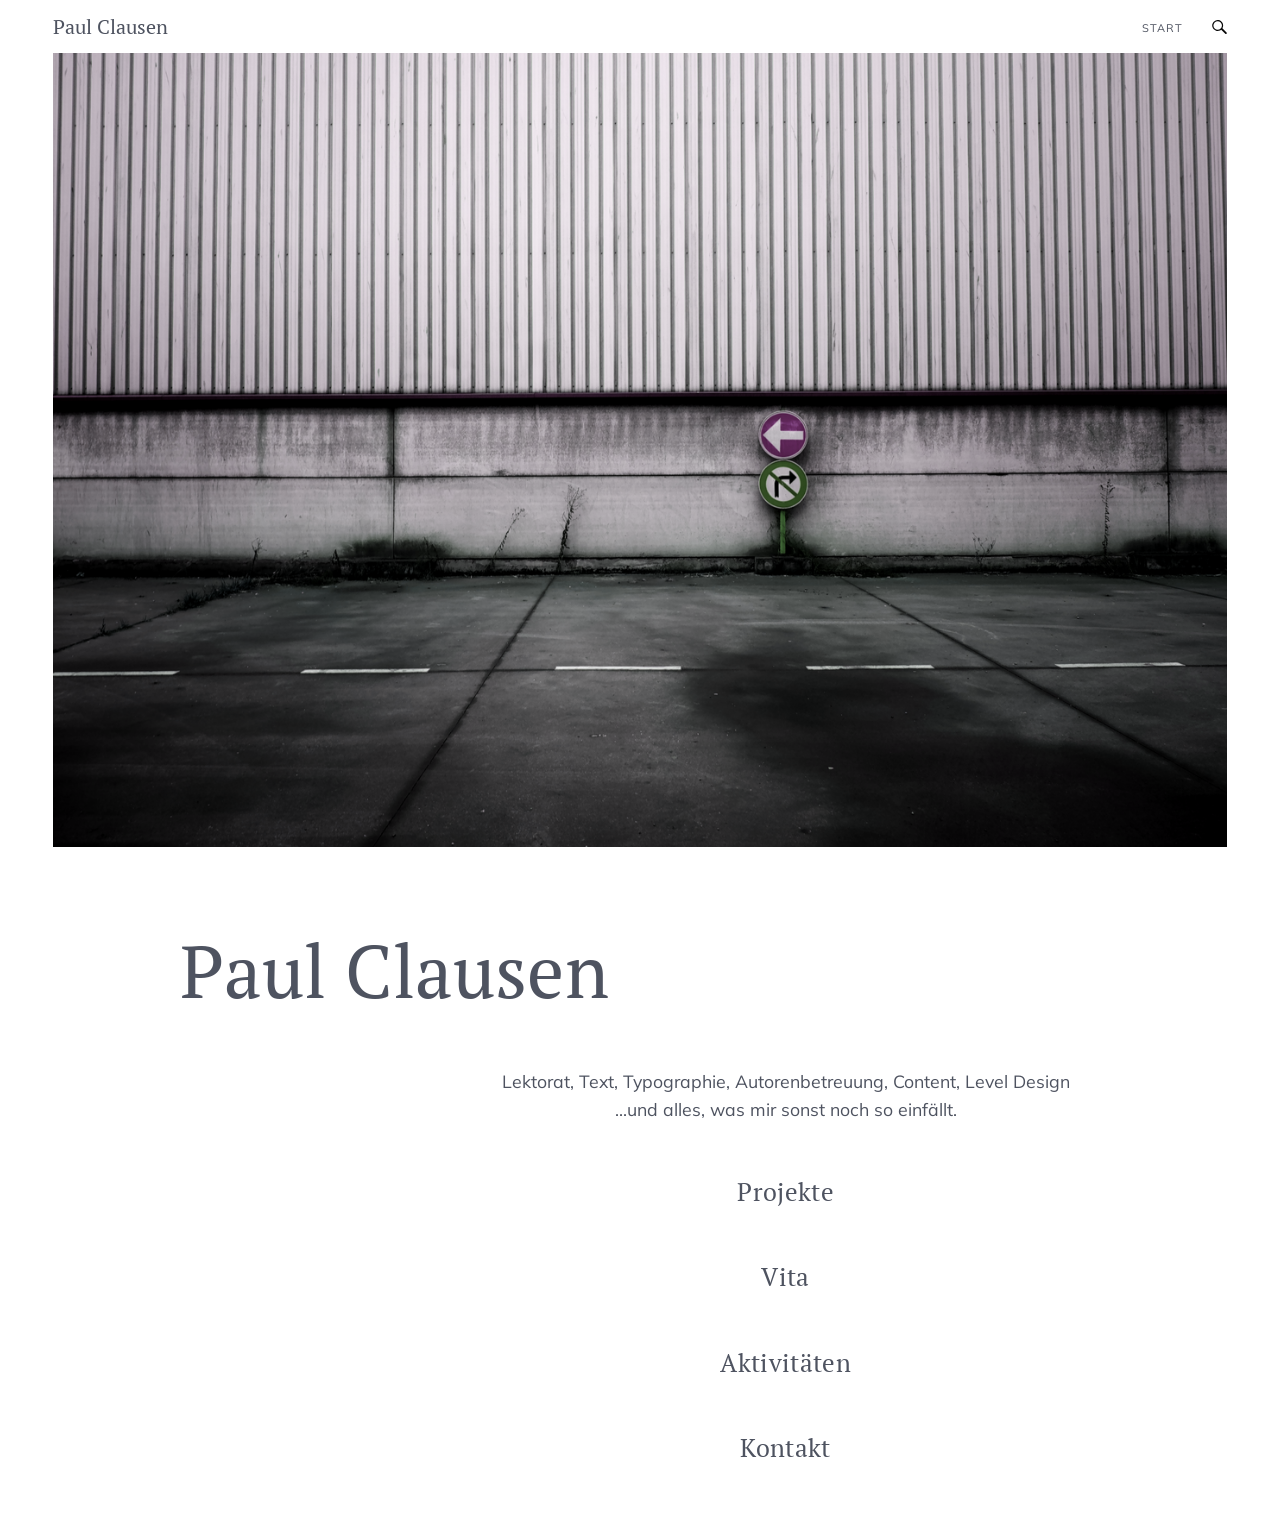
<file: index.html>
<!DOCTYPE html><html lang="de"><head><meta charset="utf-8"><meta http-equiv="X-UA-Compatible" content="IE=edge"><meta name="viewport" content="width=device-width,initial-scale=1"><title>Paul Clausen</title><meta name="generator" content="Publii Open-Source CMS for Static Site"><link rel="canonical" href="https://statecouncil.github.io/portfolio/"><link rel="alternate" type="application/atom+xml" href="https://statecouncil.github.io/portfolio/feed.xml"><link rel="alternate" type="application/json" href="https://statecouncil.github.io/portfolio/feed.json"><meta property="og:title" content="Paul Clausen"><meta property="og:site_name" content="Paul Clausen"><meta property="og:description" content=""><meta property="og:url" content="https://statecouncil.github.io/portfolio/"><meta property="og:type" content="website"><link rel="preconnect" href="https://fonts.gstatic.com/" crossorigin><link href="https://fonts.googleapis.com/css?family=PT+Serif:400,700%7CMuli:400,600&amp;display=swap" rel="stylesheet"><link rel="stylesheet" href="https://statecouncil.github.io/portfolio/assets/css/style.css?v=08fd05a33ed1f694038eb636de4b5ee0"><script type="application/ld+json">{"@context":"http://schema.org","@type":"Organization","name":"Paul Clausen","url":"https://statecouncil.github.io/portfolio/"}</script><script>window.addEventListener(
			        'load',
			        function load() {
				        window.removeEventListener('load', load, false);
				         document.body.classList.remove('js-loading');
			         },
			         false);</script><script async src="https://statecouncil.github.io/portfolio/assets/js/lazysizes.min.js?v=300b16f1c14e1537e6b064f464ab33b1"></script></head><body class="js-loading"><div class="container"><header class="js-top"><a class="logo" href="https://statecouncil.github.io/portfolio/">Paul Clausen</a><div class="top"><nav class="navbar js-navbar"><button class="navbar__toggle js-navbar__toggle" aria-expanded="false">Menu</button><ul class="navbar__menu"><li><a href="https://statecouncil.github.io/portfolio/paul-clausen/" target="_self">Start</a></li></ul></nav><div class="top__search"><form action="https://statecouncil.github.io/portfolio/search.html" class="search"><input type="search" name="q" placeholder="search..."></form></div></div></header><main class="u-cutting"><article class="post post--with-aside"><div class="post__featured-image post__image--full"><img class="lazyload" src="https://statecouncil.github.io/portfolio/media/posts/1/responsive/wand-xs.png" data-srcset="https://statecouncil.github.io/portfolio/media/posts/1/responsive/wand-xs.png 300w ,https://statecouncil.github.io/portfolio/media/posts/1/responsive/wand-sm.png 480w ,https://statecouncil.github.io/portfolio/media/posts/1/responsive/wand-md.png 768w ,https://statecouncil.github.io/portfolio/media/posts/1/responsive/wand-lg.png 1024w ,https://statecouncil.github.io/portfolio/media/posts/1/responsive/wand-xl.png 1360w ,https://statecouncil.github.io/portfolio/media/posts/1/responsive/wand-2xl.png 1600w ,https://statecouncil.github.io/portfolio/media/posts/1/responsive/wand-3xl.png 2560w" data-sizes="auto" height="2400" width="3200" alt=""></div><header class="post__header"><h1>Paul Clausen</h1></header><div class="post__entry"><p class="align-center">Lektorat, Text, Typographie, Autorenbetreuung, Content, Level Design<br>...und alles, was mir sonst noch so einfällt.</p><h2 class="align-center">Projekte</h2><h2 class="align-center">Vita</h2><h2 class="align-center">Aktivitäten</h2><h2 class="align-center">Kontakt</h2></div></article></main><footer class="footer"><div class="footer__copyright"><p>Powered by Publii</p></div></footer></div><script defer="defer" src="https://statecouncil.github.io/portfolio/assets/js/jquery-3.2.1.slim.min.js?v=5f48fc77cac90c4778fa24ec9c57f37d"></script><script defer="defer" src="https://statecouncil.github.io/portfolio/assets/js/scripts.min.js?v=5977caa3bd6c30eab5c559ded3288d58"></script></body></html>
</file>
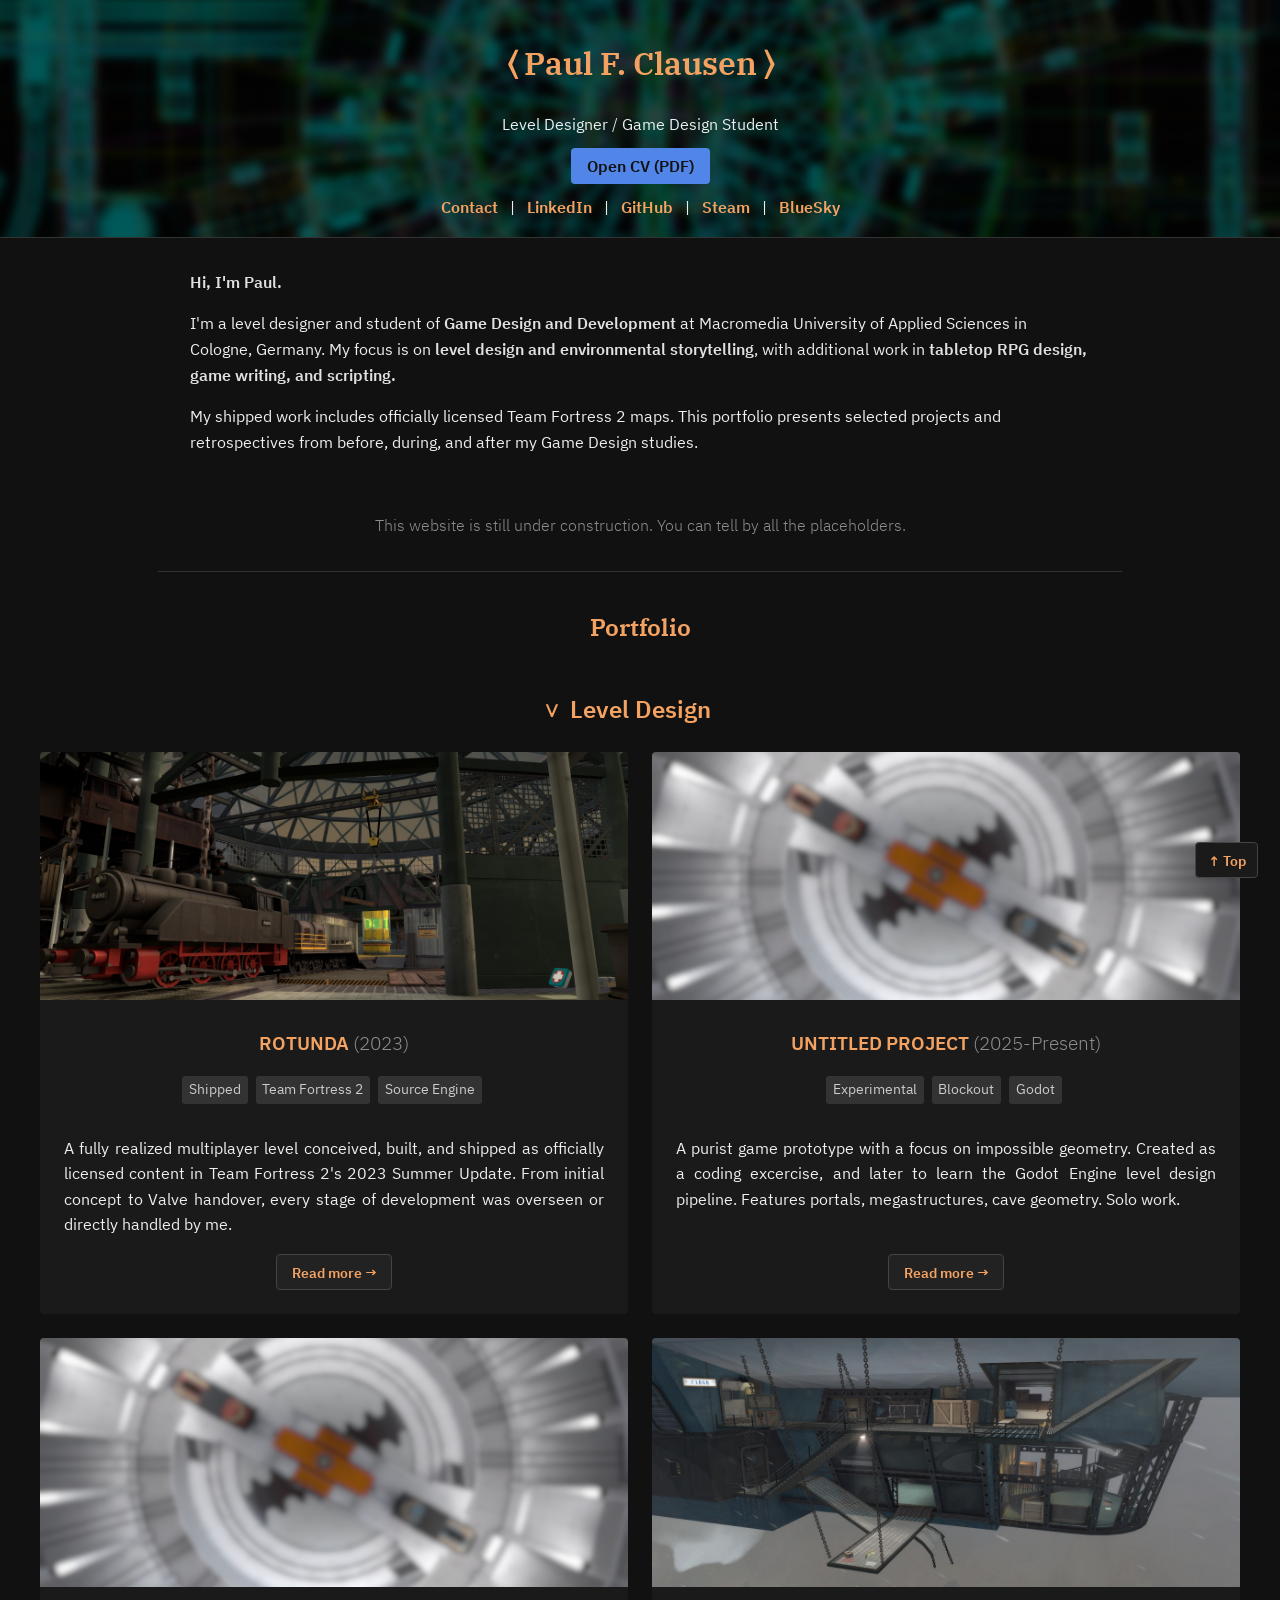
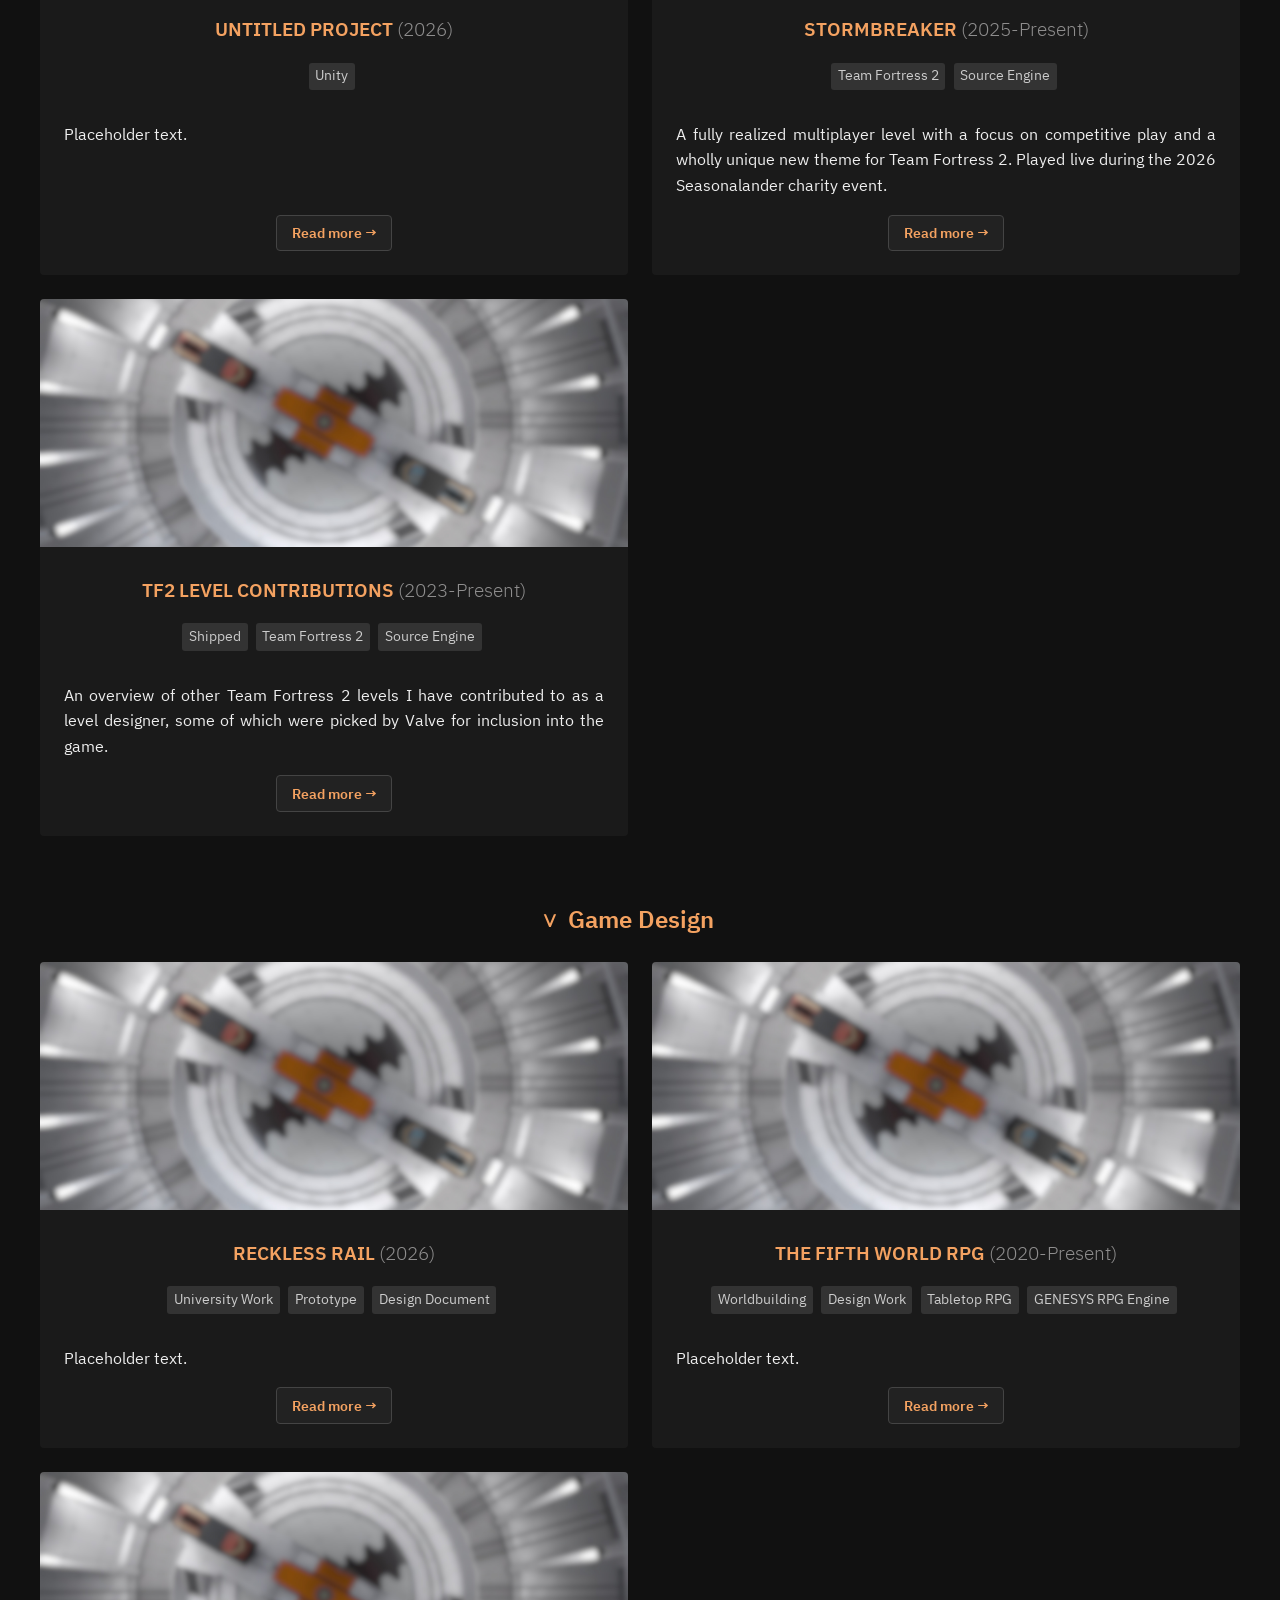
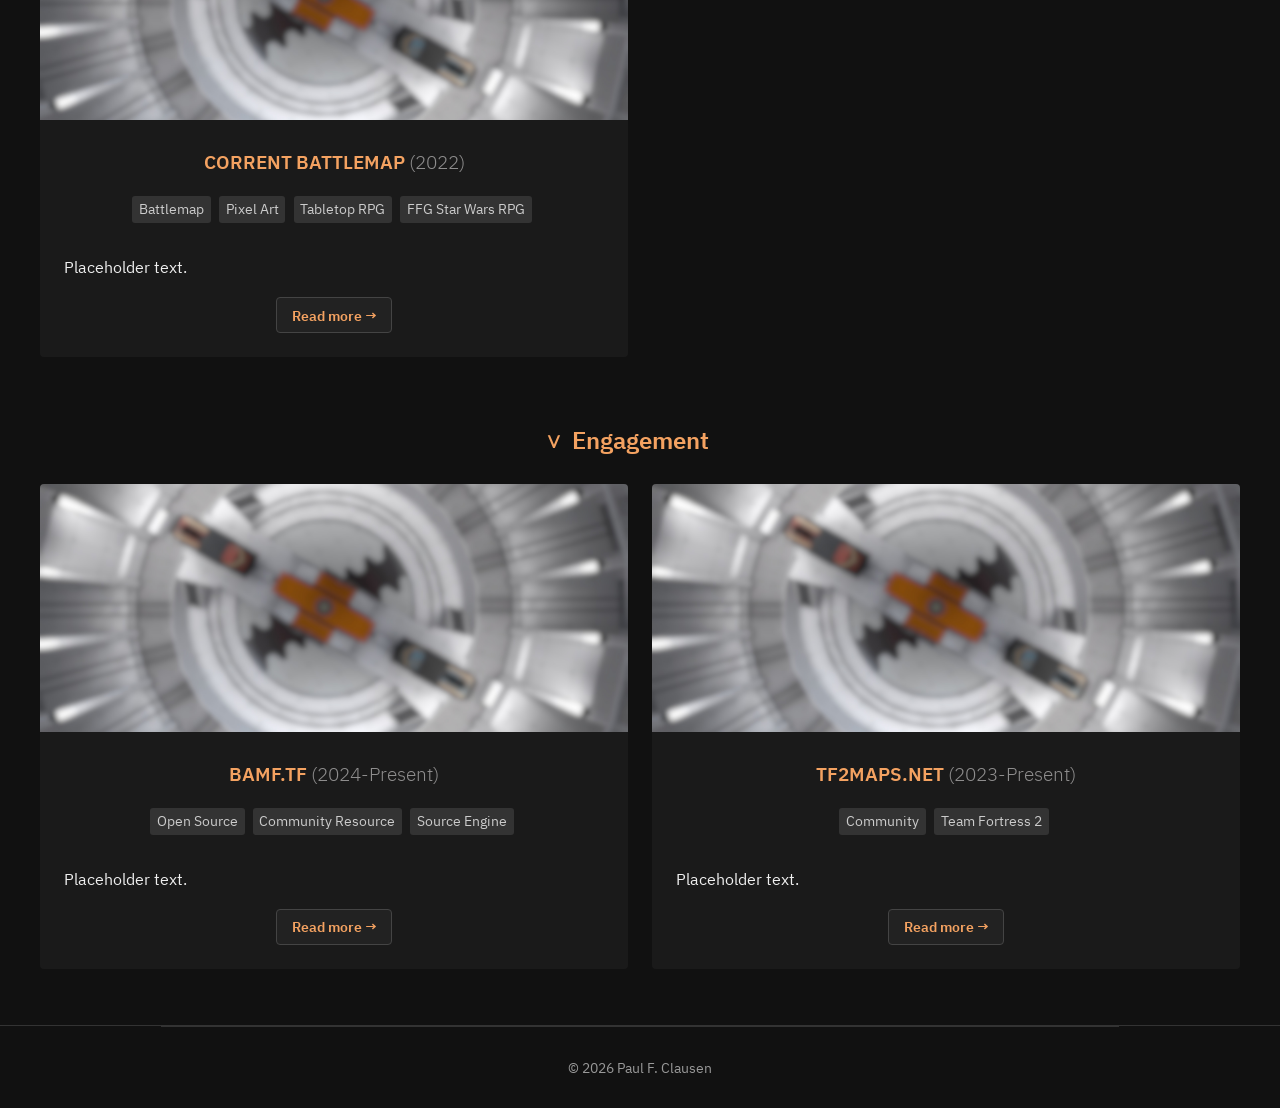
<file: docs/index.html>
<!DOCTYPE html>
<html lang="en">
<head>
    <meta charset="UTF-8">
    <meta name="viewport" content="width=device-width, initial-scale=1">
    <title>Portfolio — Paul F. Clausen</title>
    <meta name="description" content="Portfolio of Paul F. Clausen — level designer and game design student.">
    <meta property="og:title" content="Portfolio — Paul F. Clausen">
    <meta property="og:description" content="Portfolio of Paul F. Clausen — level designer and game design student.">
    <meta property="og:image" content="https://statecouncil.github.io/portfolio/rotunda/2dtop.png">
    <meta property="og:type" content="website">
    <link rel="stylesheet" href="style.css">
    <link rel="icon" href="favicon.svg" type="image/svg+xml">
</head>
<body>

<div id="site-header"></div>

<section id="overview">
    <p style="text-align: left"><strong>Hi, I'm Paul.</strong></p>
    
    <p style="text-align: left">I'm a level designer and student of <strong>Game Design and Development</strong> at Macromedia University of Applied Sciences in Cologne, Germany. My focus is on <strong>level design and environmental storytelling</strong>, with additional work in <strong>tabletop RPG design, game writing, and scripting.</strong></p>
    
    <p style="text-align: left">My shipped work includes officially licensed Team Fortress 2 maps. This portfolio presents selected projects and retrospectives from before, during, and after my Game Design studies.</p>
    
    <br>
    
    <p style="text-align: center"><span class="h-weak">This website is still under construction. You can tell by all the placeholders.</span></p>
</section>

<section id="portfolio">
    <h1>Portfolio</h1>

    <!-- LEVEL DESIGN Category -->
    <div class="portfolio-category">
        <h2 class="category-toggle">
            <span class="category-arrow math">∨</span>
            Level Design
        </h2>
        <div class="category-content">

            <div class="portfolio-item">
                <img class="portfolio-hero" src="rotunda/03.jpg" alt="Rotunda">
                <div class="portfolio-item-body">
                    <h3>Rotunda <span class="h-weak">(2023)</span></h3>

                    <div class="tags">
                        <span class="tag">Shipped</span>
                        <span class="tag">Team Fortress 2</span>
                        <span class="tag">Source Engine</span>
                    </div>
                    
                    <p>A fully realized multiplayer level conceived, built, and shipped as officially licensed content in Team Fortress 2's 2023 Summer Update. From initial concept to Valve handover, every stage of development was overseen or directly handled by me.</p>
                    <div class="detail-links">
                        <a href="rotunda.html">Read more →</a>
                    </div>
                </div>
            </div>

            <div class="portfolio-item">
                <img class="portfolio-hero" src="placeholder.jpg" alt="Placeholder">
                <div class="portfolio-item-body">
                    <h3>Untitled Project <span class="h-weak">(2025-Present)</span></h3>

                    <div class="tags">
                        <span class="tag">Experimental</span>
                        <span class="tag">Blockout</span>
                        <span class="tag">Godot</span>
                    </div>
                    
                    <p>A purist game prototype with a focus on impossible geometry. Created as a coding excercise, and later to learn the Godot Engine level design pipeline. Features portals, megastructures, cave geometry. Solo work.</p>
                    <div class="detail-links"><a href="placeholder.html">Read more →</a></div>
                </div>
            </div>

            <div class="portfolio-item">
                <img class="portfolio-hero" src="placeholder.jpg" alt="Placeholder">
                <div class="portfolio-item-body">
                    <h3>Untitled Project <span class="h-weak">(2026)</span></h3>

                    <div class="tags">
                        <span class="tag">Unity</span>
                    </div>

                    <p>Placeholder text.</p>
                    <div class="detail-links"><a href="placeholder.html">Read more →</a></div>
                </div>
            </div>

            <div class="portfolio-item">
                <img class="portfolio-hero" src="stormbreaker/09.jpg" alt="Stormbreaker">
                <div class="portfolio-item-body">
                    <h3>Stormbreaker <span class="h-weak">(2025-Present)</span></h3>

                    <div class="tags">
                        <span class="tag">Team Fortress 2</span>
                        <span class="tag">Source Engine</span>
                    </div>

                    <p>A fully realized multiplayer level with a focus on competitive play and a wholly unique new theme for Team Fortress 2. Played live during the 2026 Seasonalander charity event.</p>
                    <div class="detail-links"><a href="stormbreaker.html">Read more →</a></div>
                </div>
            </div>

            <div class="portfolio-item">
                <img class="portfolio-hero" src="placeholder.jpg" alt="Placeholder">
                <div class="portfolio-item-body">
                    <h3>TF2 Level Contributions <span class="h-weak">(2023-Present)</span></h3>

                    <div class="tags">
                        <span class="tag">Shipped</span>
                        <span class="tag">Team Fortress 2</span>
                        <span class="tag">Source Engine</span>
                    </div>

                    <p>An overview of other Team Fortress 2 levels I have contributed to as a level designer, some of which were picked by Valve for inclusion into the game.</p>
                    <div class="detail-links"><a href="placeholder.html">Read more →</a></div>
                </div>
            </div>

        </div>
    </div>

    <!-- GAME DESIGN Category -->
    <div class="portfolio-category">
        <h2 class="category-toggle">
            <span class="category-arrow math">∨</span>
            Game Design
        </h2>
        <div class="category-content">

            <div class="portfolio-item">
                <img class="portfolio-hero" src="placeholder.jpg" alt="Placeholder">
                <div class="portfolio-item-body">
                    <h3>Reckless Rail <span class="h-weak">(2026)</span></h3>

                    <div class="tags">
                        <span class="tag">University Work</span>
                        <span class="tag">Prototype</span>
                        <span class="tag">Design Document</span>
                    </div>
                    
                    <p>Placeholder text.</p>
                    <div class="detail-links"><a href="placeholder.html">Read more →</a></div>
                </div>
            </div>

            <div class="portfolio-item">
                <img class="portfolio-hero" src="placeholder.jpg" alt="Placeholder">
                <div class="portfolio-item-body">
                    <h3>The Fifth World RPG <span class="h-weak">(2020-Present)</span></h3>

                    <div class="tags">
                        <span class="tag">Worldbuilding</span>
                        <span class="tag">Design Work</span>
                        <span class="tag">Tabletop RPG</span>
                        <span class="tag">GENESYS RPG Engine</span>
                    </div>

                    <p>Placeholder text.</p>
                    <div class="detail-links"><a href="placeholder.html">Read more →</a></div>
                </div>
            </div>

            <div class="portfolio-item">
                <img class="portfolio-hero" src="placeholder.jpg" alt="Placeholder">
                <div class="portfolio-item-body">
                    <h3>Corrent Battlemap <span class="h-weak">(2022)</span></h3>

                    <div class="tags">
                        <span class="tag">Battlemap</span>
                        <span class="tag">Pixel Art</span>
                        <span class="tag">Tabletop RPG</span>
                        <span class="tag">FFG Star Wars RPG</span>
                    </div>

                    <p>Placeholder text.</p>
                    <div class="detail-links"><a href="placeholder.html">Read more →</a></div>
                </div>
            </div>

        </div>
    </div>

    <!-- ENGAGEMENT Category -->
    <div class="portfolio-category">
        <h2 class="category-toggle">
            <span class="category-arrow math">∨</span>
            Engagement
        </h2>
        <div class="category-content">

            <div class="portfolio-item">
                <img class="portfolio-hero" src="placeholder.jpg" alt="Placeholder">
                <div class="portfolio-item-body">
                    <h3>BAMF.tf <span class="h-weak">(2024-Present)</span></h3>

                    <div class="tags">
                        <span class="tag">Open Source</span>
                        <span class="tag">Community Resource</span>
                        <span class="tag">Source Engine</span>
                    </div>

                    <p>Placeholder text.</p>
                    <div class="detail-links"><a href="placeholder.html">Read more →</a></div>
                </div>
            </div>

            <div class="portfolio-item">
                <img class="portfolio-hero" src="placeholder.jpg" alt="Placeholder">
                <div class="portfolio-item-body">
                    <h3>TF2Maps.net <span class="h-weak">(2023-Present)</span></h3>

                    <div class="tags">
                        <span class="tag">Community</span>
                        <span class="tag">Team Fortress 2</span>
                    </div>

                    <p>Placeholder text.</p>
                    <div class="detail-links"><a href="placeholder.html">Read more →</a></div>
                </div>
            </div>

        </div>
    </div>

    

    
</section>

<div id="site-footer"></div>

<script src="script.js"></script>
<script src="includes.js"></script>
</body>
</html>
</file>
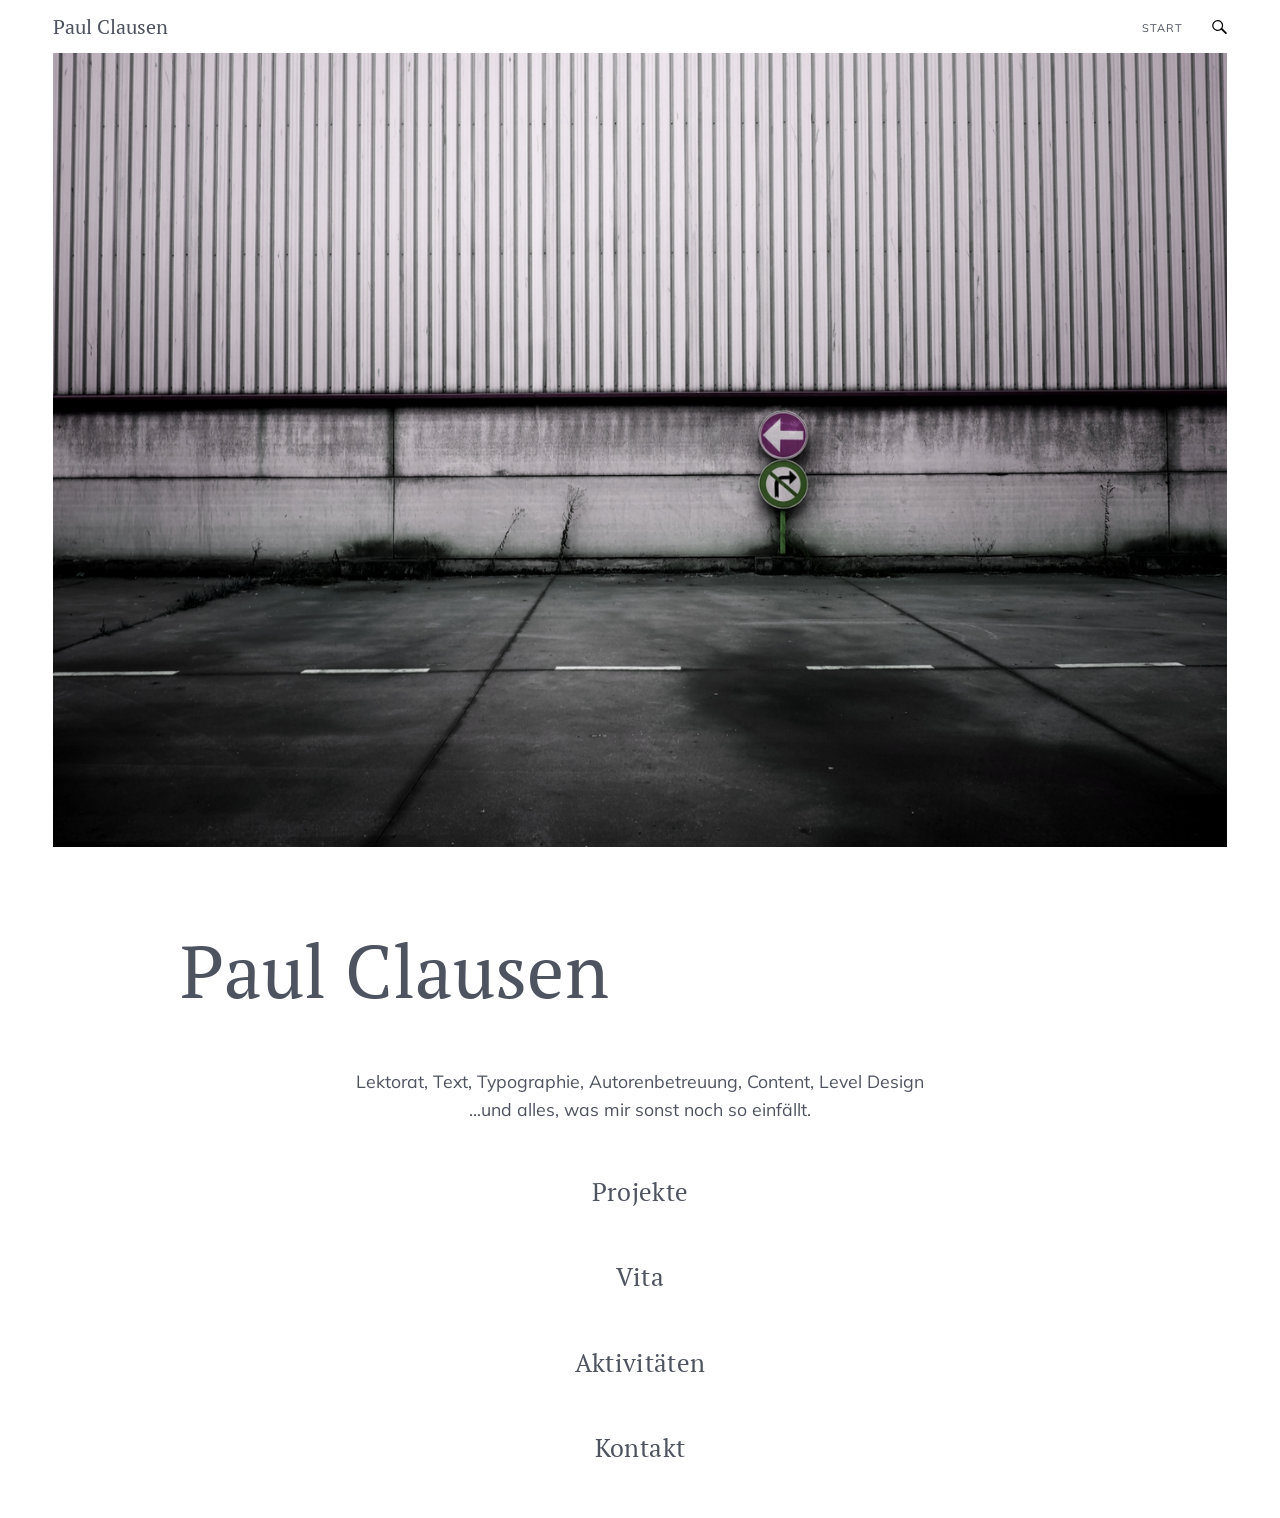
<file: paul-clausen/index.html>
<!DOCTYPE html><html lang="de"><head><meta charset="utf-8"><meta http-equiv="X-UA-Compatible" content="IE=edge"><meta name="viewport" content="width=device-width,initial-scale=1"><title>Paul Clausen - Paul Clausen</title><meta name="robots" content="noindex, nofollow"><meta name="generator" content="Publii Open-Source CMS for Static Site"><link rel="alternate" type="application/atom+xml" href="https://statecouncil.github.io/portfolio/feed.xml"><link rel="alternate" type="application/json" href="https://statecouncil.github.io/portfolio/feed.json"><meta property="og:title" content="Paul Clausen"><meta property="og:image" content="https://statecouncil.github.io/portfolio/media/posts/1/wand.png"><meta property="og:image:width" content="3200"><meta property="og:image:height" content="2400"><meta property="og:site_name" content="Paul Clausen"><meta property="og:description" content="Lektorat, Text, Typographie, Autorenbetreuung, Content, Level Design ...und alles, was mir sonst noch so einfällt. Projekte Vita Aktivitäten Kontakt"><meta property="og:url" content="https://statecouncil.github.io/portfolio/paul-clausen/"><meta property="og:type" content="article"><link rel="preconnect" href="https://fonts.gstatic.com/" crossorigin><link href="https://fonts.googleapis.com/css?family=PT+Serif:400,700%7CMuli:400,600&amp;display=swap" rel="stylesheet"><link rel="stylesheet" href="https://statecouncil.github.io/portfolio/assets/css/style.css?v=08fd05a33ed1f694038eb636de4b5ee0"><script type="application/ld+json">{"@context":"http://schema.org","@type":"Article","mainEntityOfPage":{"@type":"WebPage","@id":"https://statecouncil.github.io/portfolio/paul-clausen/"},"headline":"Paul Clausen","datePublished":"2023-06-22T12:19","dateModified":"2023-06-29T12:19","image":{"@type":"ImageObject","url":"https://statecouncil.github.io/portfolio/media/posts/1/wand.png","height":2400,"width":3200},"description":"Lektorat, Text, Typographie, Autorenbetreuung, Content, Level Design ...und alles, was mir sonst noch so einfällt. Projekte Vita Aktivitäten Kontakt","author":{"@type":"Person","name":"Paul Clausen","url":"https://statecouncil.github.io/portfolio/author/paul-clausen/"},"publisher":{"@type":"Organization","name":"Paul Clausen"}}</script><script async src="https://statecouncil.github.io/portfolio/assets/js/lazysizes.min.js?v=300b16f1c14e1537e6b064f464ab33b1"></script></head><body><div class="container"><header class="js-top is-sticky"><a class="logo" href="https://statecouncil.github.io/portfolio/">Paul Clausen</a><div class="top"><nav class="navbar js-navbar"><button class="navbar__toggle js-navbar__toggle" aria-expanded="false">Menu</button><ul class="navbar__menu"><li class="active"><a href="https://statecouncil.github.io/portfolio/paul-clausen/" target="_self">Start</a></li></ul></nav><div class="top__search"><form action="https://statecouncil.github.io/portfolio/search.html" class="search"><input type="search" name="q" placeholder="search..."></form></div></div></header><main class="u-cutting"><article class="post"><div class="post__featured-image post__image--full"><img class="lazyload" src="https://statecouncil.github.io/portfolio/media/posts/1/responsive/wand-xs.png" data-srcset="https://statecouncil.github.io/portfolio/media/posts/1/responsive/wand-xs.png 300w ,https://statecouncil.github.io/portfolio/media/posts/1/responsive/wand-sm.png 480w ,https://statecouncil.github.io/portfolio/media/posts/1/responsive/wand-md.png 768w ,https://statecouncil.github.io/portfolio/media/posts/1/responsive/wand-lg.png 1024w ,https://statecouncil.github.io/portfolio/media/posts/1/responsive/wand-xl.png 1360w ,https://statecouncil.github.io/portfolio/media/posts/1/responsive/wand-2xl.png 1600w ,https://statecouncil.github.io/portfolio/media/posts/1/responsive/wand-3xl.png 2560w" data-sizes="auto" height="2400" width="3200" alt=""></div><header class="post__header"><h1>Paul Clausen</h1></header><div class="post__entry"><p class="align-center">Lektorat, Text, Typographie, Autorenbetreuung, Content, Level Design<br>...und alles, was mir sonst noch so einfällt.</p><h2 class="align-center">Projekte</h2><h2 class="align-center">Vita</h2><h2 class="align-center">Aktivitäten</h2><h2 class="align-center">Kontakt</h2></div></article></main><footer class="footer"><div class="footer__copyright"><p>Powered by Publii</p></div></footer></div><script defer="defer" src="https://statecouncil.github.io/portfolio/assets/js/jquery-3.2.1.slim.min.js?v=5f48fc77cac90c4778fa24ec9c57f37d"></script><script defer="defer" src="https://statecouncil.github.io/portfolio/assets/js/scripts.min.js?v=5977caa3bd6c30eab5c559ded3288d58"></script></body></html>
</file>
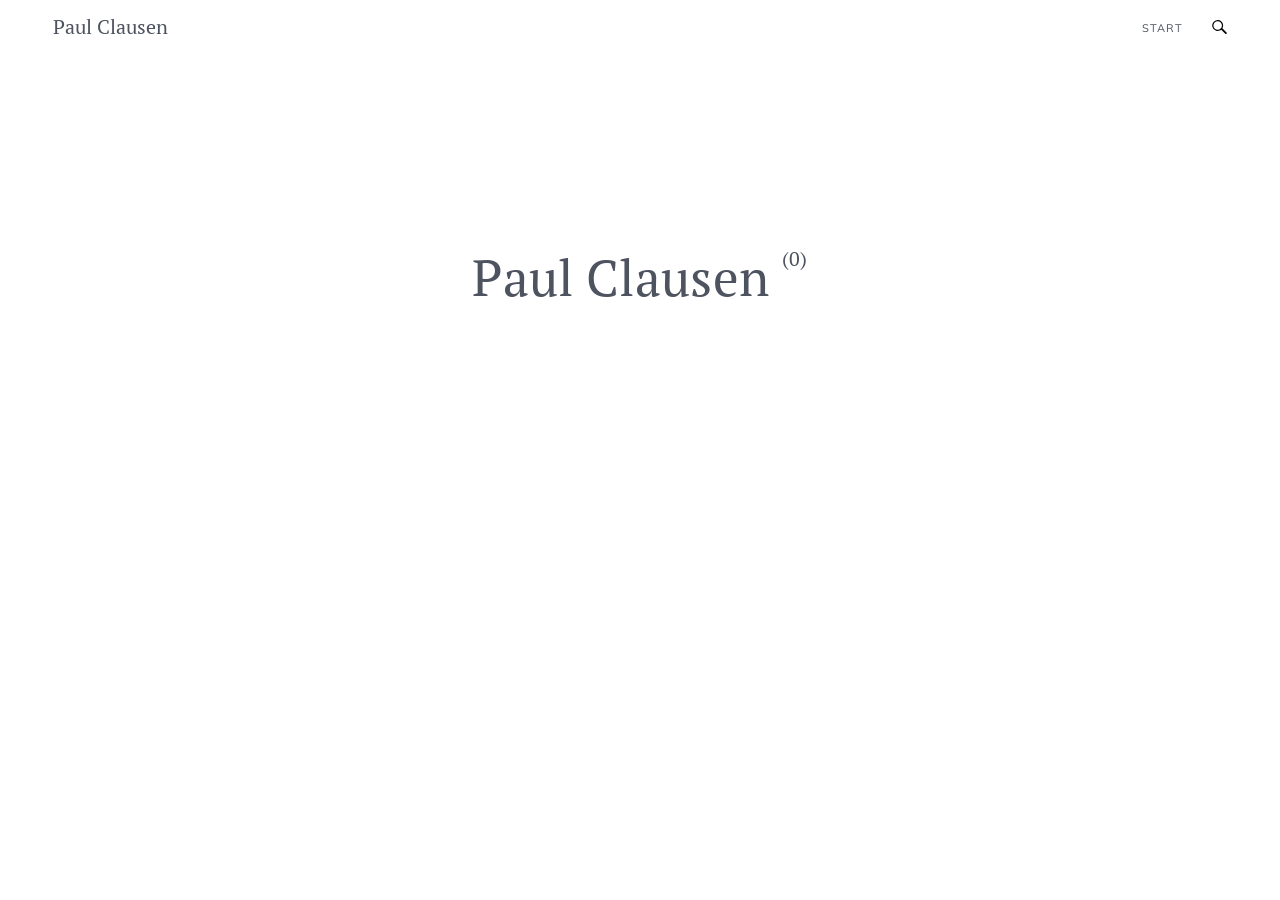
<file: author/paul-clausen/index.html>
<!DOCTYPE html><html lang="de"><head><meta charset="utf-8"><meta http-equiv="X-UA-Compatible" content="IE=edge"><meta name="viewport" content="width=device-width,initial-scale=1"><title>Author: Paul Clausen - Paul Clausen</title><meta name="robots" content="noindex, follow"><meta name="generator" content="Publii Open-Source CMS for Static Site"><link rel="alternate" type="application/atom+xml" href="https://statecouncil.github.io/portfolio/feed.xml"><link rel="alternate" type="application/json" href="https://statecouncil.github.io/portfolio/feed.json"><meta property="og:title" content="Paul Clausen"><meta property="og:site_name" content="Paul Clausen"><meta property="og:description" content=""><meta property="og:url" content="https://statecouncil.github.io/portfolio/author/paul-clausen/"><meta property="og:type" content="website"><link rel="preconnect" href="https://fonts.gstatic.com/" crossorigin><link href="https://fonts.googleapis.com/css?family=PT+Serif:400,700%7CMuli:400,600&amp;display=swap" rel="stylesheet"><link rel="stylesheet" href="https://statecouncil.github.io/portfolio/assets/css/style.css?v=08fd05a33ed1f694038eb636de4b5ee0"><script type="application/ld+json">{"@context":"http://schema.org","@type":"Organization","name":"Paul Clausen","url":"https://statecouncil.github.io/portfolio/"}</script><script async src="https://statecouncil.github.io/portfolio/assets/js/lazysizes.min.js?v=300b16f1c14e1537e6b064f464ab33b1"></script></head><body><div class="container"><header class="js-top is-sticky"><a class="logo" href="https://statecouncil.github.io/portfolio/">Paul Clausen</a><div class="top"><nav class="navbar js-navbar"><button class="navbar__toggle js-navbar__toggle" aria-expanded="false">Menu</button><ul class="navbar__menu"><li><a href="https://statecouncil.github.io/portfolio/paul-clausen/" target="_self">Start</a></li></ul></nav><div class="top__search"><form action="https://statecouncil.github.io/portfolio/search.html" class="search"><input type="search" name="q" placeholder="search..."></form></div></div></header><main><section class="hero hero--author"><header class="hero--author__wrap"><div><h1 class="hero__title hero--author__title">Paul Clausen <sup>(0)</sup></h1></div></header></section><div class="category category--normal"></div></main><footer class="footer"><div class="footer__copyright"><p>Powered by Publii</p></div></footer></div><script defer="defer" src="https://statecouncil.github.io/portfolio/assets/js/jquery-3.2.1.slim.min.js?v=5f48fc77cac90c4778fa24ec9c57f37d"></script><script defer="defer" src="https://statecouncil.github.io/portfolio/assets/js/scripts.min.js?v=5977caa3bd6c30eab5c559ded3288d58"></script></body></html>
</file>
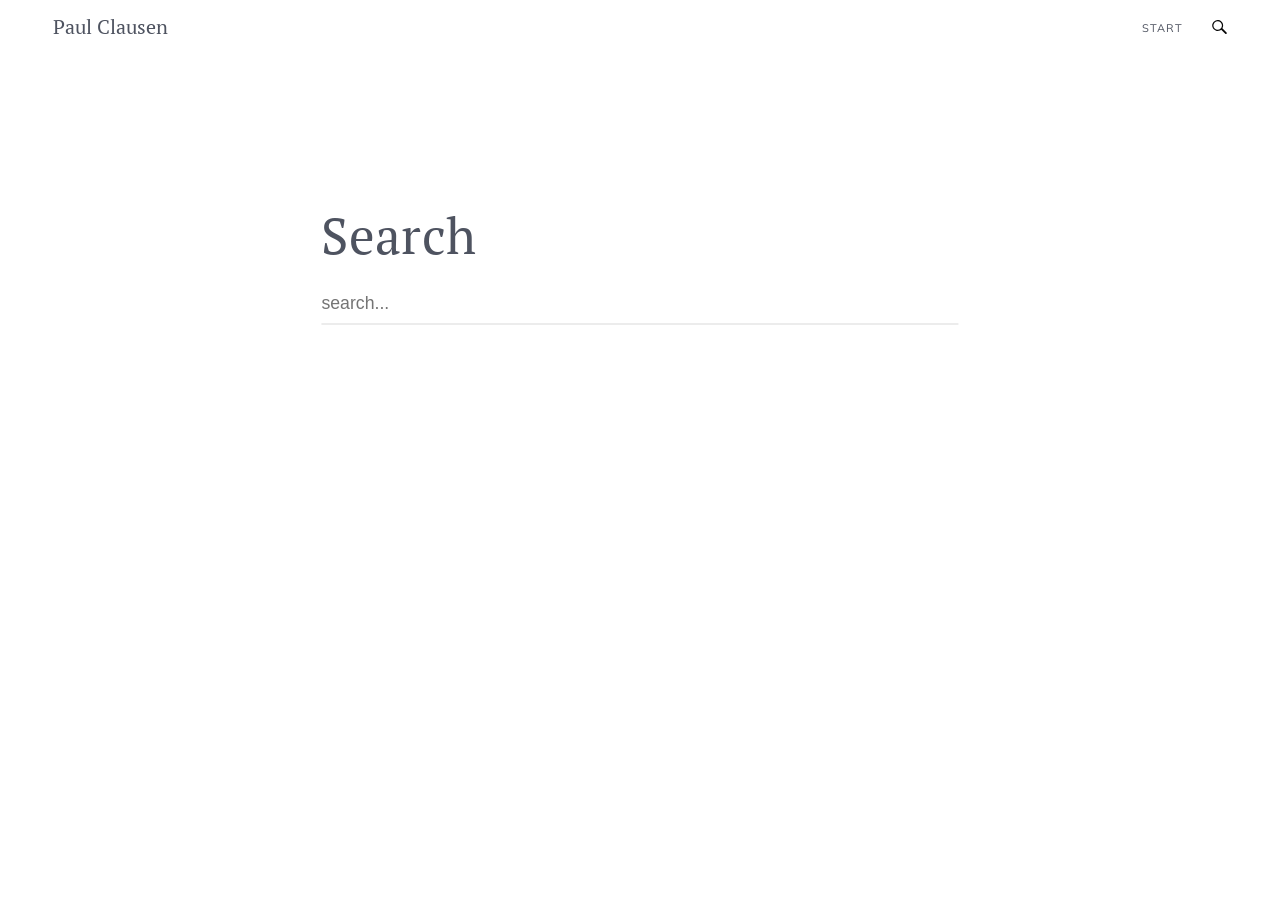
<file: search.html>
<!DOCTYPE html><html lang="de"><head><meta charset="utf-8"><meta http-equiv="X-UA-Compatible" content="IE=edge"><meta name="viewport" content="width=device-width,initial-scale=1"><title>Search - Paul Clausen</title><meta name="robots" content="noindex, follow"><meta name="generator" content="Publii Open-Source CMS for Static Site"><link rel="alternate" type="application/atom+xml" href="https://statecouncil.github.io/portfolio/feed.xml"><link rel="alternate" type="application/json" href="https://statecouncil.github.io/portfolio/feed.json"><meta property="og:title" content="Paul Clausen"><meta property="og:site_name" content="Paul Clausen"><meta property="og:description" content=""><meta property="og:url" content="https://statecouncil.github.io/portfolio/"><meta property="og:type" content="website"><link rel="preconnect" href="https://fonts.gstatic.com/" crossorigin><link href="https://fonts.googleapis.com/css?family=PT+Serif:400,700%7CMuli:400,600&amp;display=swap" rel="stylesheet"><link rel="stylesheet" href="https://statecouncil.github.io/portfolio/assets/css/style.css?v=08fd05a33ed1f694038eb636de4b5ee0"><script type="application/ld+json">{"@context":"http://schema.org","@type":"Organization","name":"Paul Clausen","url":"https://statecouncil.github.io/portfolio/"}</script><script async src="https://statecouncil.github.io/portfolio/assets/js/lazysizes.min.js?v=300b16f1c14e1537e6b064f464ab33b1"></script></head><body><div class="container"><header class="js-top"><a class="logo" href="https://statecouncil.github.io/portfolio/">Paul Clausen</a><div class="top"><nav class="navbar js-navbar"><button class="navbar__toggle js-navbar__toggle" aria-expanded="false">Menu</button><ul class="navbar__menu"><li><a href="https://statecouncil.github.io/portfolio/paul-clausen/" target="_self">Start</a></li></ul></nav><div class="top__search"><form action="https://statecouncil.github.io/portfolio/search.html" class="search"><input type="search" name="q" placeholder="search..."></form></div></div></header><main><section class="hero hero--normal"><header><h1 class="hero__title">Search</h1><form action="https://statecouncil.github.io/portfolio/search.html" class="hero__desc search-page"><input type="search" name="q" placeholder="search..." class="search-page__input"></form></header></section><div class="category"><script>(function () {
                        var cx = '';
                        var gcse = document.createElement('script');
                        gcse.type  = 'text/javascript';
                        gcse.async = true;
                        gcse.src   = 'https://cse.google.com/cse.js?cx=' + cx;
                        var s = document.getElementsByTagName('script')[0];
                        s.parentNode.insertBefore(gcse, s);
                    })();</script><gcse:searchresults-only></gcse:searchresults-only></div></main><footer class="footer"><div class="footer__copyright"><p>Powered by Publii</p></div></footer></div><script defer="defer" src="https://statecouncil.github.io/portfolio/assets/js/jquery-3.2.1.slim.min.js?v=5f48fc77cac90c4778fa24ec9c57f37d"></script><script defer="defer" src="https://statecouncil.github.io/portfolio/assets/js/scripts.min.js?v=5977caa3bd6c30eab5c559ded3288d58"></script></body></html>
</file>
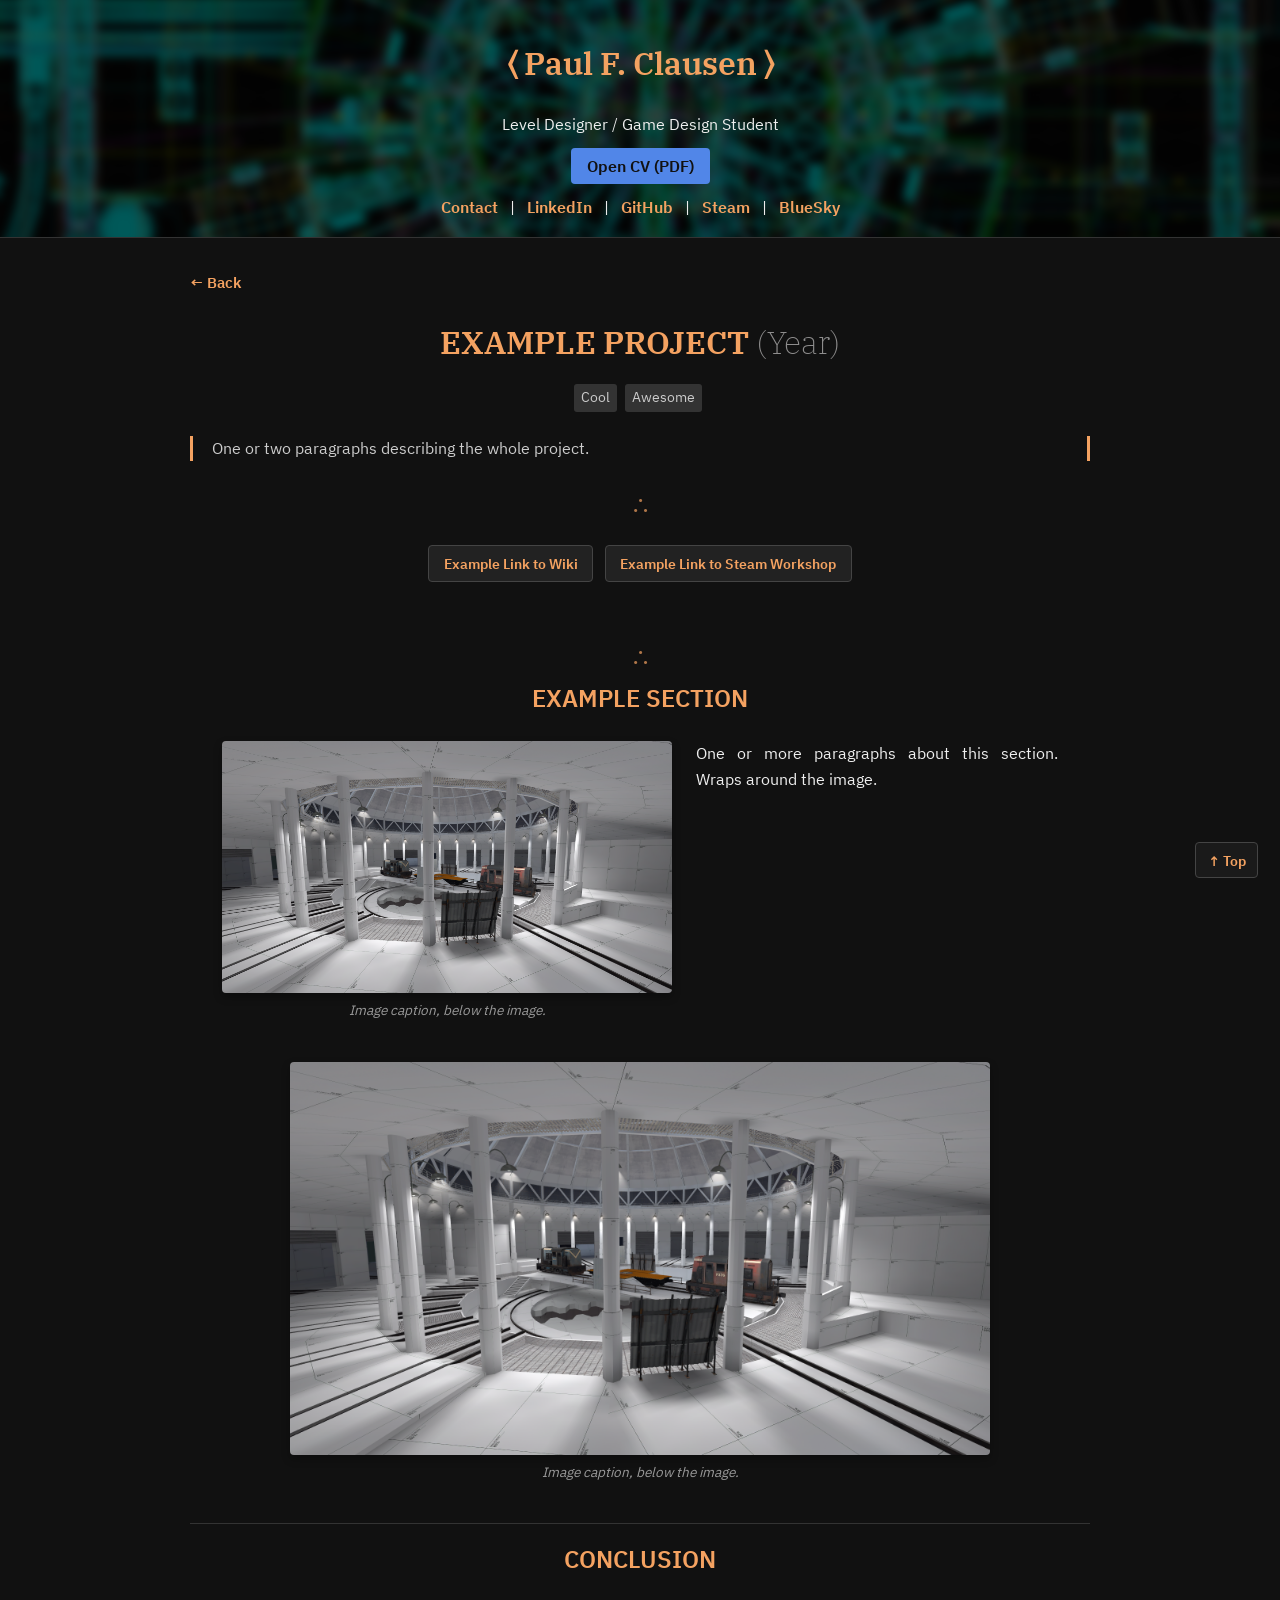
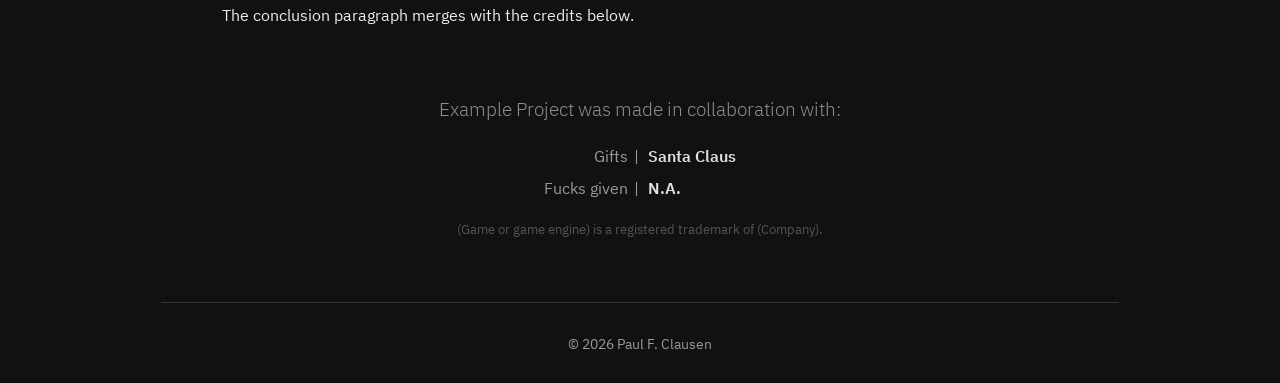
<file: docs/example.html>
<!DOCTYPE html>
<html lang="en">
<head>
    <meta charset="UTF-8">
    <meta name="viewport" content="width=device-width, initial-scale=1">
    <title>Portfolio — Paul F. Clausen</title>
    <meta name="description" content="Portfolio of Paul F. Clausen — level designer and game design student.">
    <meta property="og:title" content="Portfolio — Paul F. Clausen">
    <meta property="og:description" content="Portfolio of Paul F. Clausen — level designer and game design student.">
    <meta property="og:image" content="https://statecouncil.github.io/portfolio/rotunda/2dtop.png">
    <meta property="og:type" content="website">
    <link rel="stylesheet" href="style.css">
    <link rel="icon" href="favicon.svg" type="image/svg+xml">
</head>
<body>

<div id="site-header"></div>

<main class="detail-page">
    <nav class="detail-nav">
        <a href="index.html">← Back</a>
    </nav>

    <div class="detail-content">

        <h1>Example Project <span class="h-weak">(Year)</span></h1>

        <div class="tags">
            <span class="tag">Cool</span>
            <span class="tag">Awesome</span>
        </div>

        <!-- OPTIONAL: YouTube embed -->

        <div class="detail-lead">
            <p>One or two paragraphs describing the whole project.</p>
            <p><!-- LEAD PARAGRAPH 2 (delete if not needed) --></p>
        </div>
        
        <p class="detail-therefore">∴</p>
        <div class="detail-links">
            <a href="<!-- URL -->" target="_blank">Example Link to Wiki</a>
            <a href="<!-- URL -->" target="_blank">Example Link to Steam Workshop</a>
        </div>

        <!-- ══ EXAMPLE SECTION ══════════════════════════════════════════ -->
        <section>
            <h2>Example Section</h2>

            <!-- Image classes: float-left, float-right, centered. -->
            <figure class="float-left">
                <img src="rotunda/hex01.png" alt="Image alt text.">
                <figcaption>Image caption, below the image.</figcaption>
            </figure>

            <p>One or more paragraphs about this section. Wraps around the image.</p>

            <div class="clearfix"></div>

            <!-- Centered full-width image -->
            <figure class="centered">
                <img src="rotunda/hex01.png" alt="Image alt text.">
                <figcaption>Image caption, below the image.</figcaption>
            </figure>

        </section>

        <!-- ══ CONCLUSION ════════ -->
        <section>
            <h2>Conclusion</h2>

            <p>The conclusion paragraph merges with the credits below.</p>

        </section>

        <!-- ══ CREDITS ══════════════════════════════════════════ -->
        <!-- Delete entire section if solo work -->
        <section class="detail-credits">
            <h3 class="h-weak"><!-- PROJECT NAME -->Example Project was made in collaboration with:</h3>

            <ul>
                <li><span class="credit-role">Gifts</span><span class="credit-name"><strong>Santa Claus</strong></span></li>
                <li><span class="credit-role">Fucks given</span><span class="credit-name"><strong>N.A.</strong></span></li>
            </ul>

            <!-- OPTIONAL: Trademark notice -->
            <p class="trademark">(Game or game engine) is a registered trademark of (Company).</p>
        </section>

    </div><!-- /.detail-content -->
</main>

<div id="site-footer"></div>

<script src="script.js"></script>
<script src="includes.js"></script>
</body>
</html>
</file>
<file: docs/style.css>
/* ────────────────────────────────
   Fonts
────────────────────────────────── */

@font-face {
    font-family: 'IBM Plex Serif';
    src: url('fonts/IBMPlexSerif-SemiBold.woff2') format('woff2');
    font-weight: 600;
    font-style: normal;
    font-display: swap;
}
@font-face {
    font-family: 'IBM Plex Serif';
    src: url('fonts/IBMPlexSerif-ExtraLight.woff2') format('woff2');
    font-weight: 200;
    font-style: normal;
    font-display: swap;
}
@font-face {
    font-family: 'IBM Plex Sans';
    src: url('fonts/IBMPlexSans-Regular.woff2') format('woff2');
    font-weight: 400;
    font-style: normal;
    font-display: swap;
}
@font-face {
    font-family: 'IBM Plex Sans';
    src: url('fonts/IBMPlexSans-Light.woff2') format('woff2');
    font-weight: 300;
    font-style: normal;
    font-display: swap;
}
@font-face {
    font-family: 'IBM Plex Sans';
    src: url('fonts/IBMPlexSans-Medium.woff2') format('woff2');
    font-weight: 500;
    font-style: normal;
    font-display: swap;
}
@font-face {
    font-family: 'IBM Plex Sans';
    src: url('fonts/IBMPlexSans-SemiBold.woff2') format('woff2');
    font-weight: 600;
    font-style: normal;
    font-display: swap;
}
@font-face {
    font-family: 'IBM Plex Math';
    src: url('fonts/IBMPlexMath-Regular.woff2') format('woff2');
    font-weight: 400;
    font-style: normal;
    font-display: swap;
}

/* ────────────────────────────────
   Global Styles
────────────────────────────────── */

body {
    font-family: 'IBM Plex Sans', Arial, sans-serif;
    font-weight: 400;
    margin: 0;
    background: #111;
    color: #eee;
    line-height: 1.6;
}

button {
    font-family: inherit;
}

strong { color: #e1e1e1; font-weight: 600; }

a {
    color: #5186e8;
    font-weight: 600;
    text-decoration: none;
}
a:hover { text-decoration: underline; }

p { text-align: justify; }
li { text-align: left; }

/* ────────────────────────────────
   Layout Containers
────────────────────────────────── */

section {
    border-bottom: 1px solid #333;
    padding-bottom: 0.3em;
}

section, footer {
    max-width: 900px;
    margin: auto;
    padding: 1em 2em;
}

header {
    margin: auto;
    padding: 1em 2em;
    text-align: center;
    border-bottom: 1px solid #333;
    position: relative;
    overflow: hidden;
}
header::before {
    content: '';
    position: absolute;
    inset: -10px;
    background: url('rotunda/top_stitched.png') center / cover no-repeat;
    filter: blur(5px);
    z-index: 0;
}
header::after {
    content: '';
    position: absolute;
    inset: 0;
    background: rgba(0, 0, 0, 0.65);
    z-index: 1;
}
header * {
    position: relative;
    z-index: 2;
}

#portfolio {
    max-width: 1600px;
}

.back-to-top {
    position: fixed;
    bottom: 1.5em;
    right: 1.5em;
    background: #1a1a1a;
    color: #f4a261;
    border: 1px solid #444;
    border-radius: 4px;
    padding: 0.4em 0.8em;
    font-size: 0.9em;
    font-weight: bold;
    text-decoration: none;
    z-index: 100;
    transition: background 0.2s;
}
.back-to-top:hover {
    background: #333;
    text-decoration: none;
}

/* Footer */
footer {
    position: relative;
    text-align: center;
    border-top: 1px solid #333;
    font-size: 0.9em;
    color: #999;
}
.footer-top {
    position: absolute;
    right: 2em;
    top: 50%;
    transform: translateY(-50%);
    color: #f4a261;
    font-size: 0.9em;
    font-weight: bold;
    text-decoration: none;
}
.footer-top:hover {
    text-decoration: underline;
}
.social-links {
    margin-top: 1em;
}
.social-links a {
    margin: 0 0.5em;
    color: #f4a261;
    font-weight: bold;
}

/* ────────────────────────────────
   Headings
   h1: "PORTFOLIO"
   h2: Categories
   h3: Portfolio items
   h4: Spoiler content
────────────────────────────────── */

h1, h2, h3, h4, h5 {
    color: #f4a261;
    text-align: center;
}
h3, h4, h5 { text-transform: uppercase; }

h1 {
    font-family: 'IBM Plex Serif', serif;
    font-weight: 600;
}

.math {
    font-family: 'IBM Plex Math', serif;
}

.h-weak {
    color: #8e8d8dff;
    text-transform: none;
    font-weight: 300;
}

h2, h3, h4, h5 {
    font-family: 'IBM Plex Sans', Arial, sans-serif;
    font-weight: 600;
}

/* ────────────────────────────────
   Buttons & Bio
────────────────────────────────── */

.bio {
    margin: 0.5em 0 1em;
    text-align: center;
}

.resume-button {
    background: #5186e8;
    color: #111;
    padding: 0.5em 1em;
    border: none;
    border-radius: 4px;
    font-size: 1em;
    font-weight: bold;
    cursor: pointer;
    transition: background 0.2s ease;
}
.resume-button:hover {
    background: #76a2ff;
}

/* ────────────────────────────────
   Portfolio Categories
────────────────────────────────── */

.portfolio-category {
    margin-bottom: 1.5em;
    padding: 0 0.5em;
    text-align: center;
}

/* Toggle header */
.category-toggle {
    cursor: pointer;
    display: inline-flex;
    align-items: center;
    justify-content: center;
    gap: 0.5em;
    padding: 1em 0;
    margin: 0 auto;
    margin-left: -1em; /* nudges arrow-text pair */
    background: transparent;
    transition: background 0.2s ease;
    user-select: none;
    text-align: center;
}
.category-toggle:hover {
    background: rgba(255, 255, 255, 0.05);
}

/* Arrow behavior */
.category-arrow {
    transition: transform 0.3s ease;
    font-size: 0.8em;
    color: #f4a261;
}
.category-toggle.collapsed .category-arrow {
    transform: rotate(-90deg);
}

/* Expandable content */
.category-content {
    display: grid;
    grid-template-columns: 1fr 1fr;
    gap: 1.5em;
    padding-bottom: 1em;
    overflow: hidden;
    transition: max-height 0.3s ease;
}
.category-content.collapsed {
    max-height: 0;
    padding: 0;
}

/* ────────────────────────────────
   Portfolio Items
────────────────────────────────── */

.portfolio-item {
    background: #1a1a1a;
    border-radius: 4px;
    overflow: hidden;
    display: flex;
    flex-direction: column;
}

.portfolio-hero {
    width: 100%;
    aspect-ratio: 2560 / 1080;
    object-fit: cover;
    display: block;
}

.portfolio-item-body {
    padding: 1.2em 1.5em 1.5em;
    display: flex;
    flex-direction: column;
    flex: 1;
}

.portfolio-item-body h3 {
    margin-top: 0.5em;
    margin-bottom: 0.5em;
}

.portfolio-item-body p {
    flex: 1;
    margin-bottom: 1em;
}

.portfolio-item-body .detail-links {
    margin: 0;
}

.tags {
    margin: 0.5em 0 1em;
    text-align: center;
}
.tag {
    display: inline-block;
    background: #333;
    color: #ccc;
    border-radius: 3px;
    padding: 0.2em 0.5em;
    font-size: 0.85em;
    margin-right: 0.3em;
}

/* ────────────────────────────────
   Image Galleries
────────────────────────────────── */

.gallery {
    display: flex;
    flex-wrap: wrap;
    gap: 0.5em;
}
.gallery img {
    width: 200px;
    height: 120px;
    object-fit: cover;
    cursor: pointer;
    border-radius: 4px;
    transition: transform 0.2s ease;
}
.gallery img:hover {
    transform: scale(1.05);
}

/* ────────────────────────────────
   Lightbox
────────────────────────────────── */

#lightbox {
    position: fixed;
    inset: 0;
    display: none;
    justify-content: center;
    align-items: center;
    background: rgba(0,0,0,0.9);
    z-index: 10;
}
#lightbox img {
    max-width: 90%;
    max-height: 90%;
    border-radius: 8px;
}

/* ────────────────────────────────
   Responsive Adjustments
────────────────────────────────── */

@media (max-width: 768px) {
    header, section, footer {
        padding: 1em;
    }

    .gallery {
        justify-content: center;
    }

    .gallery img {
        width: calc(50% - 0.25em);
        max-width: 150px;
    }

    .category-toggle {
        padding: 0.8em;
    }

    .portfolio-item {
        padding: 1em;
    }

    .category-content {
        grid-template-columns: 1fr;
    }

    figure.float-left,
    figure.float-right {
        float: none;
        max-width: 100%;
        margin: 1em 0;
    }

    .detail-page {
        padding: 1em;
    }
}

/* ────────────────────────────────
   Detail Page Layout
────────────────────────────────── */

.detail-page {
    max-width: 900px;
    margin: 0 auto;
    padding: 2em;
}

.detail-nav {
    margin-bottom: 1.5em;
    font-size: 0.95em;
}
.detail-nav a {
    color: #f4a261;
    font-weight: bold;
}

.detail-content p {
    hyphens: auto;
}

.detail-content h1 {
    text-align: center;
    margin-bottom: 0.5em;
    text-transform: uppercase;
}

.detail-content h2 {
    text-align: center;
    text-transform: uppercase;
    margin-bottom: 1em;
    margin-top: 0;
}
.detail-content h2::before{
    content: "\2234";
    display: block;
    font-family: 'IBM Plex Math', serif;
    font-size: 0.9em;
    color: #f4a261;
    opacity: 0.7;
    margin-bottom: 0.3em;
    font-weight: 400;
}

.detail-lead {
    border-left: 3px solid #f4a261;
    border-right: 3px solid #f4a261;
    padding-left: 1.2em;
    padding-right: 1.2em;
    margin: 1.5em 0;
    color: #ccc;
}

.detail-therefore {
    text-align: center;
    font-family: 'IBM Plex Math', serif;
    font-size: 1.4em;
    color: #f4a261;
    margin: 0 0 0.5em;
    opacity: 0.7;
}

.detail-links {
    display: flex;
    flex-wrap: wrap;
    gap: 0.75em;
    justify-content: center;
    margin: 1.5em 0 2.5em;
}
.detail-links a {
    display: inline-block;
    background: #222;
    color: #f4a261;
    padding: 0.4em 1em;
    border-radius: 4px;
    font-weight: bold;
    font-size: 0.9em;
    border: 1px solid #444;
    transition: background 0.2s;
}
.detail-links a:hover {
    background: #333;
    text-decoration: none;
}

.detail-credits {
    border-top: none;
    border-bottom: none;
    margin-bottom: 0;
    margin-top: 0;
}

section:has(+ .detail-credits) {
    margin-bottom: 0;
    border-bottom: none;
}

section:has(+ .detail-credits) h2 {
    border-bottom: none;
}

section:has(+ .detail-credits) h2::before {
    display: none;
}

.detail-credits h3 {
    border-bottom: none;
}

.trademark {
    font-size: 0.8em;
    color: #555;
    text-align: center;
    margin-top: 1.5em;
}

.detail-credits ul {
    list-style: none;
    padding: 0;
    margin: 1em auto 0;
    display: grid;
    grid-template-columns: max-content max-content;
    gap: 0.4em 0;
    width: fit-content;
}
.detail-credits li {
    display: contents;
}
.credit-role {
    text-align: right;
    color: #999;
    padding-right: 0.2em;
    white-space: nowrap;
}
.credit-role::after {
    content: "|";
    padding: 0 0.4em;
}
.credit-name {
    text-align: left;
    color: #ccc;
    white-space: nowrap;
}

/* ────────────────────────────────
   YouTube Embed
────────────────────────────────── */

.video-embed {
    position: relative;
    padding-bottom: 56.25%;
    height: 0;
    overflow: hidden;
    margin: 1.5em 0;
    border-radius: 6px;
}
.video-embed iframe {
    position: absolute;
    top: 0;
    left: 0;
    width: 100%;
    height: 100%;
    border: 0;
    border-radius: 6px;
}

/* ────────────────────────────────
   Floated Figures
────────────────────────────────── */

figure {
    margin: 0;
}

figure.float-left,
figure.float-right {
    max-width: 450px;
    margin-bottom: 1em;
    clear: both;
}
figure.float-left  { float: left;  margin-right: 1.5em; }
figure.float-right { float: right; margin-left:  1.5em; }

figure.centered {
    display: block;
    margin: 1.5em auto;
    text-align: center;
}
figure.centered img {
    max-width: 700px;
    margin: 0 auto;
}
figure.centered figcaption {
    max-width: 700px;
    margin-left: auto;
    margin-right: auto;
}

figure img {
    width: 100%;
    height: auto;
    border-radius: 4px;
    box-shadow: 0 4px 8px rgba(0, 0, 0, 0.3);
    display: block;
    cursor: pointer;
}

figcaption {
    font-size: 0.85em;
    color: #999;
    font-style: italic;
    margin-top: 0.5em;
    text-align: center;
}
figcaption a {
    color: #777;
}
figcaption a:hover {
    color: #999;
}

.clearfix::after {
    content: "";
    display: table;
    clear: both;
}
</file>
